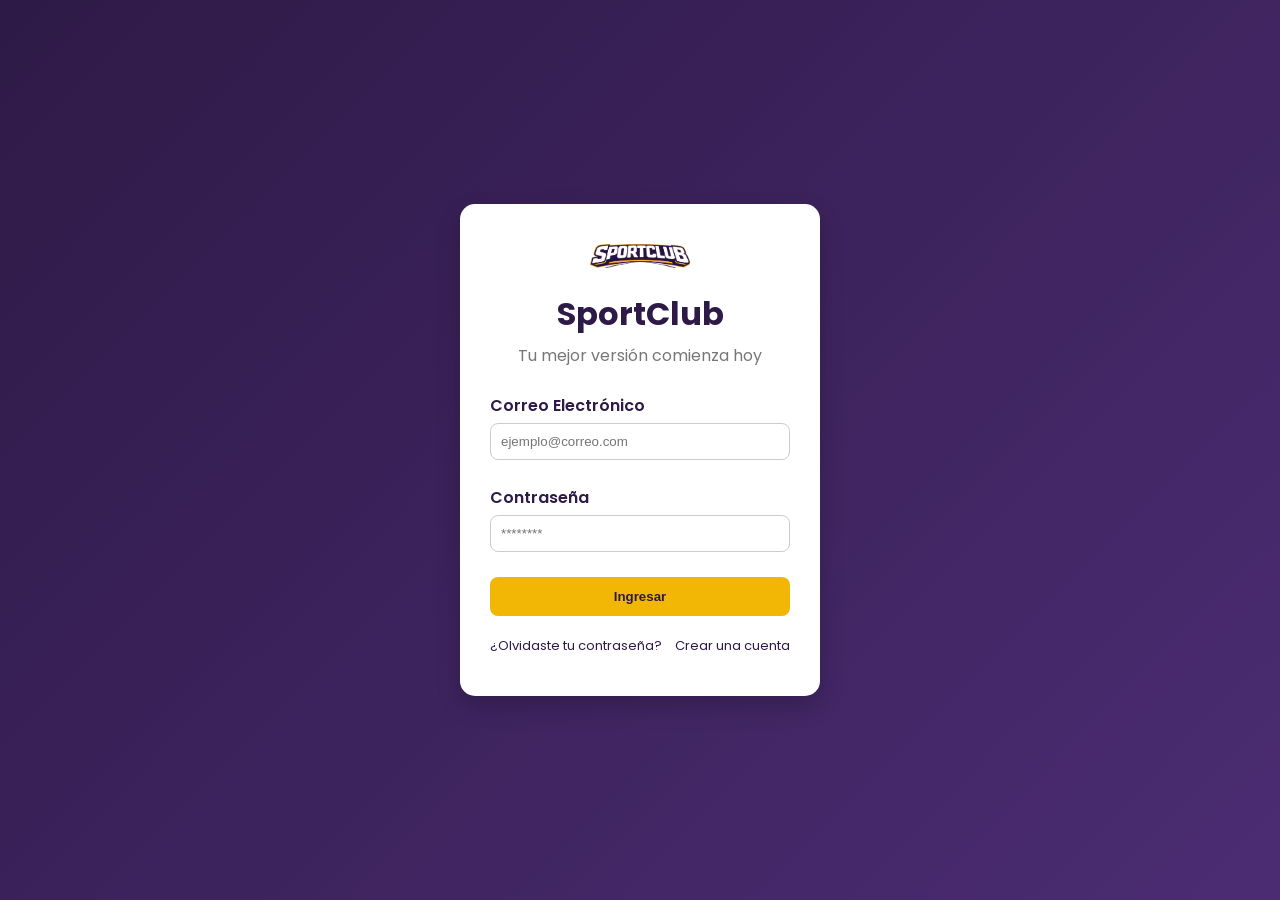
<file: index.html>
<!DOCTYPE html>
<html lang="es">
<head>
    <meta charset="UTF-8">
    <meta name="viewport" content="width=device-width, initial-scale=1.0">
    <title>SportClub - Login</title>
    <link href="https://fonts.googleapis.com/css2?family=Poppins:wght@300;400;600&display=swap" rel="stylesheet">
    <link rel="stylesheet" href="Index.css">
</head>
<body>

    <div class="login-container">
        <div class="login-box">
            <img src="./logo_empresa_letra_v1.png" alt="Logo SportClub" class="logo">
            <h1>SportClub</h1>
            <p class="subtitle">Tu mejor versión comienza hoy</p>

            <!-- Mensaje de error -->
            <div id="errorMsg" style="
                display:none;
                background:#fee2e2;
                border:1px solid #f87171;
                color:#b91c1c;
                padding:10px 14px;
                border-radius:8px;
                font-size:13px;
                margin-bottom:15px;
                text-align:left;
            "></div>

            <form id="loginForm">
                <label for="email">Correo Electrónico</label>
                <input type="email" id="email" placeholder="ejemplo@correo.com" required>

                <label for="password">Contraseña</label>
                <input type="password" id="password" placeholder="********" required>

                <button type="submit" class="btn btn-login" id="btnLogin">Ingresar</button>
            </form>

            <div class="links">
                <a href="./Recover.html">¿Olvidaste tu contraseña?</a>
                <a href="./registro.html">Crear una cuenta</a>
            </div>
        </div>
    </div>

    <script>
        const API_BASE = 'http://localhost:3000';

        function mostrarError(msg) {
            const el = document.getElementById('errorMsg');
            el.textContent = msg;
            el.style.display = 'block';
        }

        function ocultarError() {
            document.getElementById('errorMsg').style.display = 'none';
        }

        document.getElementById('loginForm').addEventListener('submit', async function(e) {
            e.preventDefault();
            ocultarError();

            const email    = document.getElementById('email').value.trim();
            const password = document.getElementById('password').value;
            const btn      = document.getElementById('btnLogin');

            if (!email || !password) {
                mostrarError('Por favor completa todos los campos.');
                return;
            }

            btn.textContent = 'Ingresando...';
            btn.disabled    = true;

            try {
                const response = await fetch(`${API_BASE}/api/auth/login`, {
                    method:  'POST',
                    headers: { 'Content-Type': 'application/json' },
                    body:    JSON.stringify({ email, password })
                });

                const result = await response.json();

                if (!response.ok || !result.ok) {
                    mostrarError(result.message || 'Credenciales incorrectas.');
                    return;
                }

                localStorage.setItem('token', result.data.token);
                localStorage.setItem('user',  JSON.stringify(result.data.user));

                const rol = result.data.user.role;
                if      (rol === 'admin') window.location.href = './InterfazAdmin.html';
                else if (rol === 'coach') window.location.href = './InterfazCoach.html';
                else                     window.location.href = './InterfazUsuario.html';

            } catch (err) {
                mostrarError('No se pudo conectar con el servidor. Verifica que el backend esté activo.');
            } finally {
                btn.textContent = 'Ingresar';
                btn.disabled    = false;
            }
        });
    </script>

</body>
</html>
</file>
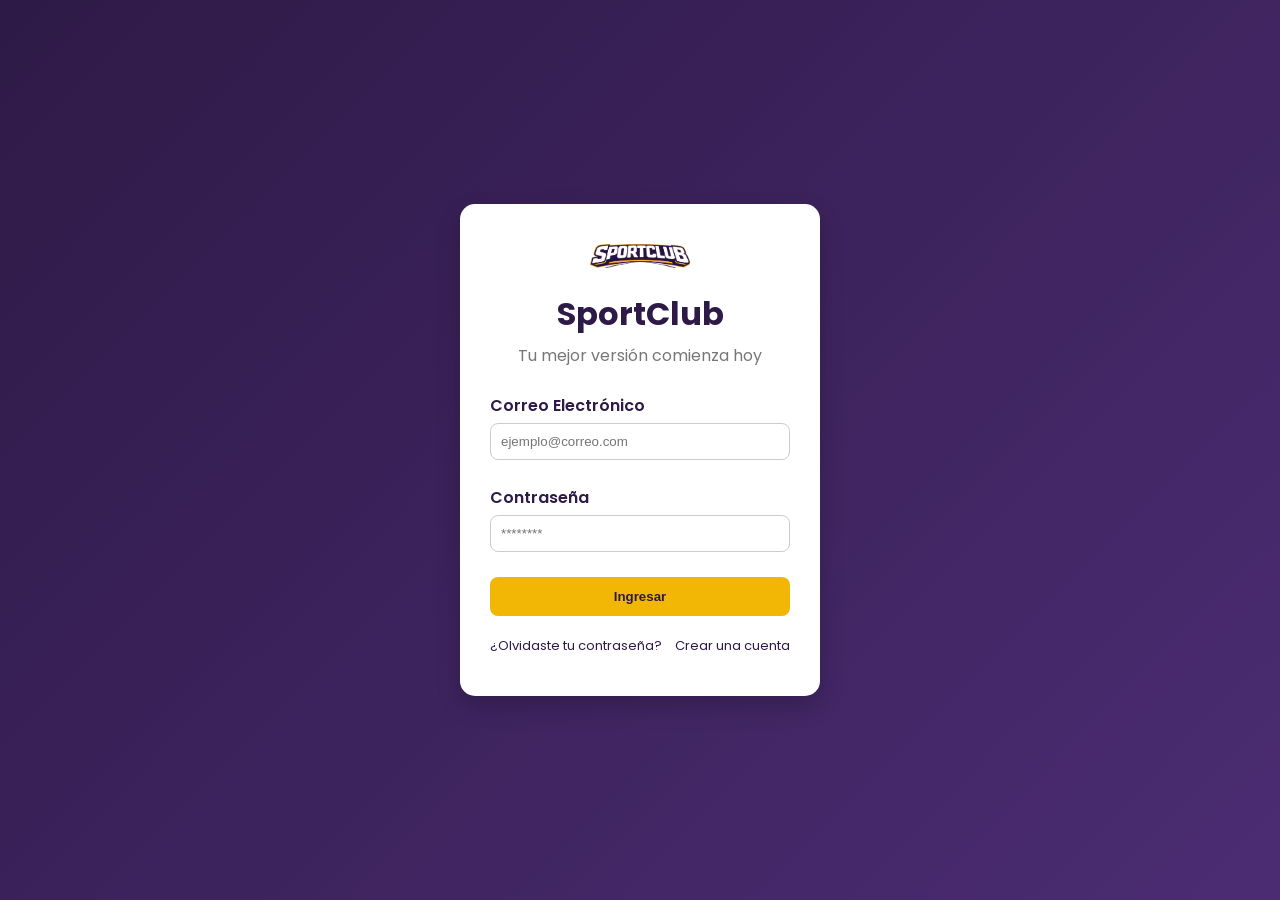
<file: InterfazAdmin.html>
<!DOCTYPE html>
<html lang="es">
<head>
    <meta charset="UTF-8">
    <meta name="viewport" content="width=device-width, initial-scale=1.0">
    <title>SportClub | Panel Administrador</title>
    <link rel="stylesheet" href="colorAdmin.css">
    <style>
        /* ---- Badges de rol ---- */
        .badge { display:inline-block; padding:3px 10px; border-radius:20px; font-size:12px; font-weight:600; }
        .badge-admin { background:#ede9fe; color:#5b21b6; }
        .badge-coach { background:#dbeafe; color:#1d4ed8; }
        .badge-user  { background:#dcfce7; color:#15803d; }

        /* ---- Modal overlay ---- */
        #modalOverlay {
            display:none; position:fixed; inset:0;
            background:rgba(0,0,0,.45); z-index:100;
            justify-content:center; align-items:center;
        }
        #modalOverlay.activo { display:flex; }
        #modalBox {
            background:#fff; border-radius:14px; padding:30px;
            width:100%; max-width:460px; box-shadow:0 20px 40px rgba(0,0,0,.2);
            position:relative;
        }
        #modalBox h3 { color:#2E1A47; margin-bottom:20px; font-size:18px; }
        .modal-grid { display:grid; grid-template-columns:1fr 1fr; gap:12px; }
        .modal-grid .full { grid-column:1/-1; }
        .modal-grid label { font-size:12px; font-weight:600; color:#555; margin-bottom:4px; display:block; }
        .modal-grid input,
        .modal-grid select {
            width:100%; padding:9px 11px; border:1px solid #ddd;
            border-radius:8px; font-size:13px; color:#333;
        }
        .modal-grid input.campo-error,
        .modal-grid select.campo-error { border-color:#f87171; }
        .msg-error {
            color:#f87171; font-size:11px; margin-top:3px; display:none;
        }
        .msg-error.visible { display:block; }
        .modal-actions { display:flex; justify-content:flex-end; gap:10px; margin-top:20px; }
        .btn-cancelar {
            padding:9px 20px; border:1px solid #ccc; border-radius:8px;
            background:#fff; cursor:pointer; font-size:13px;
        }
        .btn-guardar {
            padding:9px 22px; border:none; border-radius:8px;
            background:#2E1A47; color:#fff; cursor:pointer; font-weight:600; font-size:13px;
        }
        #alertaModal {
            display:none; padding:9px 12px; border-radius:8px; font-size:12px;
            margin-bottom:14px;
        }
        #alertaModal.error   { background:#fee2e2; color:#b91c1c; border:1px solid #f87171; }
        #alertaModal.success { background:#d1fae5; color:#065f46; border:1px solid #34d399; }

        /* ---- Toast notificación ---- */
        #toast {
            display:none; position:fixed; bottom:24px; right:24px;
            background:#2E1A47; color:#fff; padding:12px 20px;
            border-radius:10px; font-size:13px; z-index:200;
            box-shadow:0 4px 12px rgba(0,0,0,.25);
        }

        /* ---- Botones tabla ---- */
        .btn-editar-fila, .btn-eliminar-fila {
            border:none; border-radius:6px; padding:5px 12px;
            cursor:pointer; font-size:12px; font-weight:600;
        }
        .btn-editar-fila  { background:#3b82f6; color:#fff; margin-right:5px; }
        .btn-eliminar-fila { background:#ef4444; color:#fff; }

        /* ---- Btn nuevo usuario ---- */
        #btnNuevoUsuario {
            float:right; margin-bottom:15px;
            background:#2E1A47; color:#fff;
            border:none; border-radius:8px; padding:9px 18px;
            font-weight:600; cursor:pointer; font-size:13px;
        }
        .section-header { display:flex; align-items:center; justify-content:space-between; margin-bottom:10px; }
        .section-desc { font-size:13px; color:#666; margin-top:-5px; margin-bottom:15px; }
    </style>
</head>
<body>

    <!-- HEADER -->
    <header class="header">
        <div class="logo-container">
            <img src="./logo_empresa_letra_v1.png" alt="SportClub Logo" class="logo">
            <h1>SportClub - Administrador</h1>
        </div>
        <div class="header-actions">
            <span id="nombreAdmin" style="color:#F2B705; font-weight:600; font-size:14px;"></span>
            <button class="btn editar" onclick="irAPerfil()">Editar Perfil</button>
            <a href="./index.html" class="btn cerrar" onclick="cerrarSesion()">Cerrar Sesión</a>
        </div>
    </header>

    <!-- NAVBAR -->
    <nav class="navbar">
        <ul>
            <li><a href="#" class="active">Usuarios</a></li>
        </ul>
    </nav>

    <!-- MAIN -->
    <main class="main-content">

        <!-- Cards resumen -->
        <section class="cards" id="cardsResumen">
            <div class="card"><h3>Usuarios Activos</h3><p id="totalUsuarios">—</p></div>
            <div class="card"><h3>Coaches</h3><p id="totalCoaches">—</p></div>
            <div class="card"><h3>Administradores</h3><p id="totalAdmins">—</p></div>
        </section>

        <!-- Gestión de Usuarios -->
        <section class="user-management">
            <div class="section-header">
                <div>
                    <h2>Gestión de Usuarios</h2>
                    <p class="section-desc">Administra los usuarios del sistema</p>
                </div>
                <button id="btnNuevoUsuario" onclick="abrirModalNuevo()">+ Nuevo Usuario</button>
            </div>

            <table id="tablaUsuarios">
                <thead>
                    <tr>
                        <th>ID</th>
                        <th>Nombre Completo</th>
                        <th>Email</th>
                        <th>Rol</th>
                        <th>Fecha Registro</th>
                        <th>Acciones</th>
                    </tr>
                </thead>
                <tbody id="tbodyUsuarios">
                    <tr><td colspan="6" style="text-align:center;padding:20px;color:#999;">Cargando...</td></tr>
                </tbody>
            </table>
        </section>

    </main>

    <!-- FOOTER -->
    <footer class="footer">
        <p>&copy; 2026 SportClub. Todos los derechos reservados.</p>
    </footer>

    <!-- MODAL -->
    <div id="modalOverlay">
        <div id="modalBox">
            <h3 id="modalTitulo">Nuevo Usuario</h3>
            <div id="alertaModal"></div>
            <div class="modal-grid">
                <div class="full">
                    <label>Nombre Completo *</label>
                    <input type="text" id="mNombre" placeholder="Ej: Juan Pérez">
                    <span class="msg-error" id="errMNombre">El nombre es obligatorio.</span>
                </div>
                <div>
                    <label>Email *</label>
                    <input type="email" id="mEmail" placeholder="correo@demo.cl">
                    <span class="msg-error" id="errMEmail">Email inválido.</span>
                </div>
                <div>
                    <label>Rol</label>
                    <select id="mRol">
                        <option value="user">user</option>
                        <option value="coach">coach</option>
                        <option value="admin">admin</option>
                    </select>
                </div>
                <div>
                    <label>Contraseña *</label>
                    <input type="password" id="mPassword" placeholder="Mínimo 8 caracteres">
                    <span class="msg-error" id="errMPass">Mínimo 8 caracteres.</span>
                </div>
                <div>
                    <label>Confirmar Contraseña *</label>
                    <input type="password" id="mConfirmPass" placeholder="Repetir contraseña">
                    <span class="msg-error" id="errMConfirm">Las contraseñas no coinciden.</span>
                </div>
            </div>
            <div class="modal-actions">
                <button class="btn-cancelar" onclick="cerrarModal()">Cancelar</button>
                <button class="btn-guardar" onclick="guardarUsuario()">Guardar</button>
            </div>
        </div>
    </div>

    <!-- TOAST -->
    <div id="toast"></div>

    <script>
        const API_BASE  = 'http://localhost:3000';
        let editandoId  = null;

        // ── Auth guard ──────────────────────────────────────────
        function getToken() {
            const token = localStorage.getItem('token');
            if (!token) { window.location.href = './index.html'; return null; }
            return token;
        }

        function cerrarSesion() {
            localStorage.removeItem('token');
            localStorage.removeItem('user');
        }

        function irAPerfil() {
            window.location.href = './InterfazUsuario.html';
        }

        // ── UI helpers ──────────────────────────────────────────
        function mostrarToast(msg) {
            const t = document.getElementById('toast');
            t.textContent   = msg;
            t.style.display = 'block';
            setTimeout(() => t.style.display = 'none', 2500);
        }

        function formatearFecha(str) {
            if (!str) return '—';
            const d = new Date(str);
            if (isNaN(d)) return str;
            return `${String(d.getDate()).padStart(2,'0')}/${String(d.getMonth()+1).padStart(2,'0')}/${d.getFullYear()}`;
        }

        function badgeRol(rol) {
            const cls = { admin:'badge-admin', coach:'badge-coach', user:'badge-user' }[rol] || 'badge-user';
            return `<span class="badge ${cls}">${rol}</span>`;
        }

        // ── Cargar usuarios ─────────────────────────────────────
        async function cargarUsuarios() {
            const token = getToken(); if (!token) return;
            try {
                const res  = await fetch(`${API_BASE}/api/users`, {
                    headers: { Authorization: `Bearer ${token}` }
                });
                const data = await res.json();
                if (!res.ok) { mostrarToast('Error al cargar usuarios.'); return; }

                const usuarios = data.data || [];
                renderizarTabla(usuarios);
                actualizarCards(usuarios);
            } catch {
                mostrarToast('No se pudo conectar con el servidor.');
            }
        }

        function renderizarTabla(usuarios) {
            const tbody = document.getElementById('tbodyUsuarios');
            if (!usuarios.length) {
                tbody.innerHTML = '<tr><td colspan="6" style="text-align:center;padding:20px;color:#999;">Sin usuarios registrados.</td></tr>';
                return;
            }
            tbody.innerHTML = usuarios.map(u => `
                <tr>
                    <td>${u.id}</td>
                    <td>${u.full_name || '—'}</td>
                    <td>${(u.email || '').toLowerCase()}</td>
                    <td>${badgeRol(u.role)}</td>
                    <td>${formatearFecha(u.createdAt || u.fecha_nacimiento)}</td>
                    <td>
                        <button class="btn-editar-fila"  onclick="abrirModalEditar(${u.id})">✏️ Editar</button>
                        <button class="btn-eliminar-fila" onclick="eliminarUsuario(${u.id})">🗑️ Eliminar</button>
                    </td>
                </tr>
            `).join('');
        }

        function actualizarCards(usuarios) {
            document.getElementById('totalUsuarios').textContent = usuarios.filter(u => u.role === 'user').length;
            document.getElementById('totalCoaches').textContent  = usuarios.filter(u => u.role === 'coach').length;
            document.getElementById('totalAdmins').textContent   = usuarios.filter(u => u.role === 'admin').length;
        }

        // ── Modal ───────────────────────────────────────────────
        function abrirModalNuevo() {
            editandoId = null;
            document.getElementById('modalTitulo').textContent = '+ Nuevo Usuario';
            ['mNombre','mEmail','mPassword','mConfirmPass'].forEach(id => document.getElementById(id).value = '');
            document.getElementById('mRol').value = 'user';
            document.getElementById('mPassword').required     = true;
            document.getElementById('mConfirmPass').required  = true;
            limpiarErroresModal();
            document.getElementById('modalOverlay').classList.add('activo');
        }

        async function abrirModalEditar(id) {
            const token = getToken(); if (!token) return;
            editandoId = id;
            document.getElementById('modalTitulo').textContent = '✏️ Editar Usuario';
            limpiarErroresModal();

            try {
                const res  = await fetch(`${API_BASE}/api/users/${id}`, {
                    headers: { Authorization: `Bearer ${token}` }
                });
                const data = await res.json();
                const u    = data.data || {};
                document.getElementById('mNombre').value = u.full_name || '';
                document.getElementById('mEmail').value  = u.email     || '';
                document.getElementById('mRol').value    = u.role      || 'user';
                document.getElementById('mPassword').value     = '';
                document.getElementById('mConfirmPass').value  = '';
            } catch { mostrarToast('No se pudo cargar el usuario.'); return; }

            document.getElementById('modalOverlay').classList.add('activo');
        }

        function cerrarModal() {
            document.getElementById('modalOverlay').classList.remove('activo');
        }

        function limpiarErroresModal() {
            document.querySelectorAll('.msg-error').forEach(el => el.classList.remove('visible'));
            document.querySelectorAll('.modal-grid input, .modal-grid select').forEach(el => el.classList.remove('campo-error'));
            const al = document.getElementById('alertaModal');
            al.style.display = 'none'; al.className = '';
        }

        function mostrarAlertaModal(msg, tipo) {
            const el = document.getElementById('alertaModal');
            el.textContent   = msg;
            el.className     = tipo;
            el.style.display = 'block';
        }

        async function guardarUsuario() {
            limpiarErroresModal();
            const nombre      = document.getElementById('mNombre').value.trim();
            const email       = document.getElementById('mEmail').value.trim();
            const rol         = document.getElementById('mRol').value;
            const password    = document.getElementById('mPassword').value;
            const confirmPass = document.getElementById('mConfirmPass').value;
            let valido = true;

            if (!nombre) {
                document.getElementById('mNombre').classList.add('campo-error');
                document.getElementById('errMNombre').classList.add('visible');
                valido = false;
            }
            if (!email || !/^[^\s@]+@[^\s@]+\.[^\s@]+$/.test(email)) {
                document.getElementById('mEmail').classList.add('campo-error');
                document.getElementById('errMEmail').classList.add('visible');
                valido = false;
            }
            if (!editandoId) {
                if (!password || password.length < 8) {
                    document.getElementById('mPassword').classList.add('campo-error');
                    document.getElementById('errMPass').classList.add('visible');
                    valido = false;
                }
                if (password !== confirmPass) {
                    document.getElementById('mConfirmPass').classList.add('campo-error');
                    document.getElementById('errMConfirm').classList.add('visible');
                    valido = false;
                }
            }
            if (!valido) return;

            const token = getToken(); if (!token) return;
            const body  = { full_name: nombre, email, role: rol };
            if (!editandoId || password) body.password = password;

            const url    = editandoId ? `${API_BASE}/api/users/${editandoId}` : `${API_BASE}/api/users`;
            const method = editandoId ? 'PUT' : 'POST';

            try {
                const res  = await fetch(url, {
                    method,
                    headers: { 'Content-Type':'application/json', Authorization:`Bearer ${token}` },
                    body:    JSON.stringify(body)
                });
                const data = await res.json();
                if (!res.ok || !data.ok) {
                    mostrarAlertaModal(data.message || 'Error al guardar.', 'error');
                    return;
                }
                cerrarModal();
                mostrarToast(editandoId ? 'Usuario actualizado.' : 'Usuario creado.');
                cargarUsuarios();
            } catch {
                mostrarAlertaModal('No se pudo conectar con el servidor.', 'error');
            }
        }

        // ── Eliminar ────────────────────────────────────────────
        async function eliminarUsuario(id) {
            if (!confirm('¿Seguro que deseas eliminar este usuario?')) return;
            const token = getToken(); if (!token) return;
            try {
                const res = await fetch(`${API_BASE}/api/users/${id}`, {
                    method:  'DELETE',
                    headers: { Authorization: `Bearer ${token}` }
                });
                if (res.ok) {
                    mostrarToast('Usuario eliminado.');
                    cargarUsuarios();
                } else {
                    mostrarToast('No se pudo eliminar el usuario.');
                }
            } catch {
                mostrarToast('Error de conexión.');
            }
        }

        // ── Init ─────────────────────────────────────────────────
        (function init() {
            const user = JSON.parse(localStorage.getItem('user') || '{}');
            if (user.role !== 'admin') { window.location.href = './index.html'; return; }
            document.getElementById('nombreAdmin').textContent = user.full_name || user.email || '';
            cargarUsuarios();
        })();
    </script>

</body>
</html>
</file>
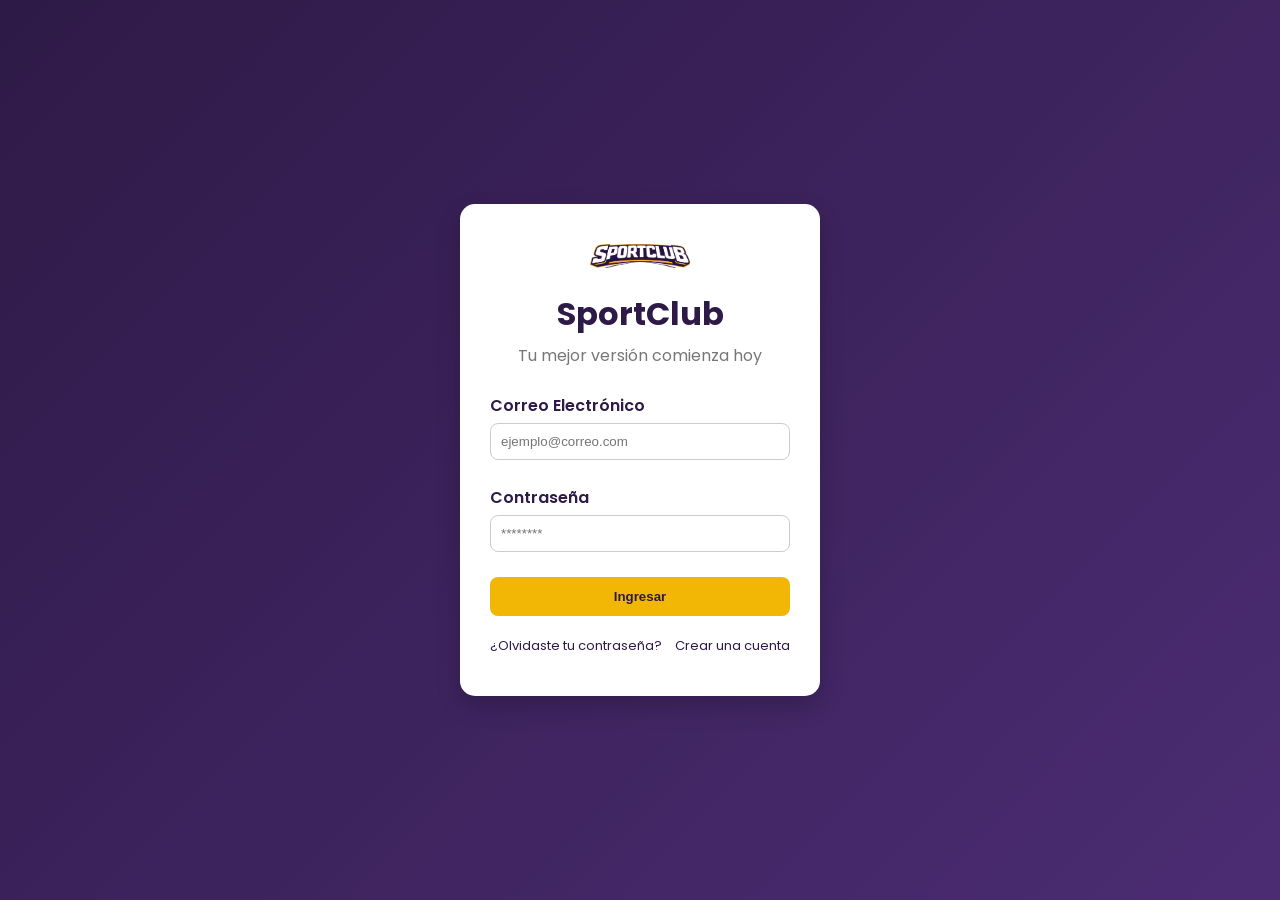
<file: InterfazCoach.html>
<!DOCTYPE html>
<html lang="es">
<head>
    <meta charset="UTF-8">
    <meta name="viewport" content="width=device-width, initial-scale=1.0">
    <title>SportClub - Dashboard Coach</title>
    <link rel="stylesheet" href="colorCoach.css">
</head>
<body>

    <!-- HEADER -->
    <header class="header">
        <div class="header-contenido">
            <div class="logo-container">
                <img src="./logo_empresa_letra_v1.png" alt="Logo SportClub" class="logo">
                <div class="titulo-header">
                    <h1>Panel del Coach</h1>
                    <p>Gestiona tus alumnos y clases asignadas</p>
                </div>
            </div>
            <div class="acciones">
                <a href="./InterfazUsuario.html" class="btn-editar">Editar Perfil</a>
                <a href="./index.html" class="btn-cerrar" onclick="cerrarSesion()">Cerrar Sesión</a>
            </div>
        </div>
    </header>

    <!-- NAVEGACIÓN -->
    <nav class="nav">
        <ul class="nav-list">
            <li><a href="#" class="activo">🏠 Inicio</a></li>
            <li><a href="#">👥 Alumnos</a></li>
            <li><a href="#">📚 Clases</a></li>
        </ul>
    </nav>

    <!-- CONTENIDO PRINCIPAL -->
    <main class="container">
        <section class="bienvenida">
            <h2 id="saludoCoach">¡Bienvenido, Coach!</h2>
            <p>En <strong>SportClub</strong> acompañamos a cada persona en su proceso de superación.
               Tu liderazgo es clave para inspirar y transformar vidas a través del deporte.</p>
        </section>

        <div class="cards-container">
            <!-- LISTA DE ALUMNOS (usuarios con rol user desde la API) -->
            <section class="card">
                <h3>👥 Lista de Alumnos</h3>
                <table>
                    <thead>
                        <tr><th>Nombre</th><th>Correo</th></tr>
                    </thead>
                    <tbody id="tbodyAlumnos">
                        <tr><td colspan="2" style="text-align:center;color:#999;">Cargando...</td></tr>
                    </tbody>
                </table>
            </section>

            <!-- CLASES ASIGNADAS (estático) -->
            <section class="card">
                <h3>📚 Clases Asignadas</h3>
                <ul>
                    <li>Entrenamiento Funcional – Martes 19:00</li>
                    <li>Spinning – Jueves 18:00</li>
                    <li>Yoga – Sábado 10:00</li>
                </ul>
            </section>

            <!-- HORARIOS (estático) -->
            <section class="card">
                <h3>🕒 Horarios del Coach</h3>
                <ul>
                    <li>Lunes: 17:00 - 20:00</li>
                    <li>Martes: 18:00 - 21:00</li>
                    <li>Jueves: 17:00 - 19:00</li>
                    <li>Sábado: 09:00 - 12:00</li>
                </ul>
            </section>
        </div>
    </main>

    <!-- FOOTER -->
    <footer class="footer">
        <p>&copy; 2026 SportClub – Tu mejor versión comienza hoy.</p>
    </footer>

    <script>
        const API_BASE = 'http://localhost:3000';

        function cerrarSesion() {
            localStorage.removeItem('token');
            localStorage.removeItem('user');
        }

        async function cargarAlumnos() {
            const token = localStorage.getItem('token');
            if (!token) { window.location.href = './index.html'; return; }

            const user = JSON.parse(localStorage.getItem('user') || '{}');
            if (user.role !== 'coach') { window.location.href = './index.html'; return; }

            document.getElementById('saludoCoach').textContent =
                `¡Bienvenido, ${user.full_name || 'Coach'}!`;

            try {
                const res  = await fetch(`${API_BASE}/api/users?role=user`, {
                    headers: { Authorization: `Bearer ${token}` }
                });
                const data = await res.json();
                const alumnos = (data.data || []).filter(u => u.role === 'user');
                const tbody   = document.getElementById('tbodyAlumnos');

                if (!alumnos.length) {
                    tbody.innerHTML = '<tr><td colspan="2" style="text-align:center;color:#999;">Sin alumnos registrados.</td></tr>';
                    return;
                }
                tbody.innerHTML = alumnos.map(u => `
                    <tr>
                        <td>${u.full_name || '—'}</td>
                        <td>${(u.email || '').toLowerCase()}</td>
                    </tr>
                `).join('');
            } catch {
                document.getElementById('tbodyAlumnos').innerHTML =
                    '<tr><td colspan="2" style="text-align:center;color:#f87171;">Error al cargar alumnos.</td></tr>';
            }
        }

        cargarAlumnos();
    </script>

</body>
</html>
</file>
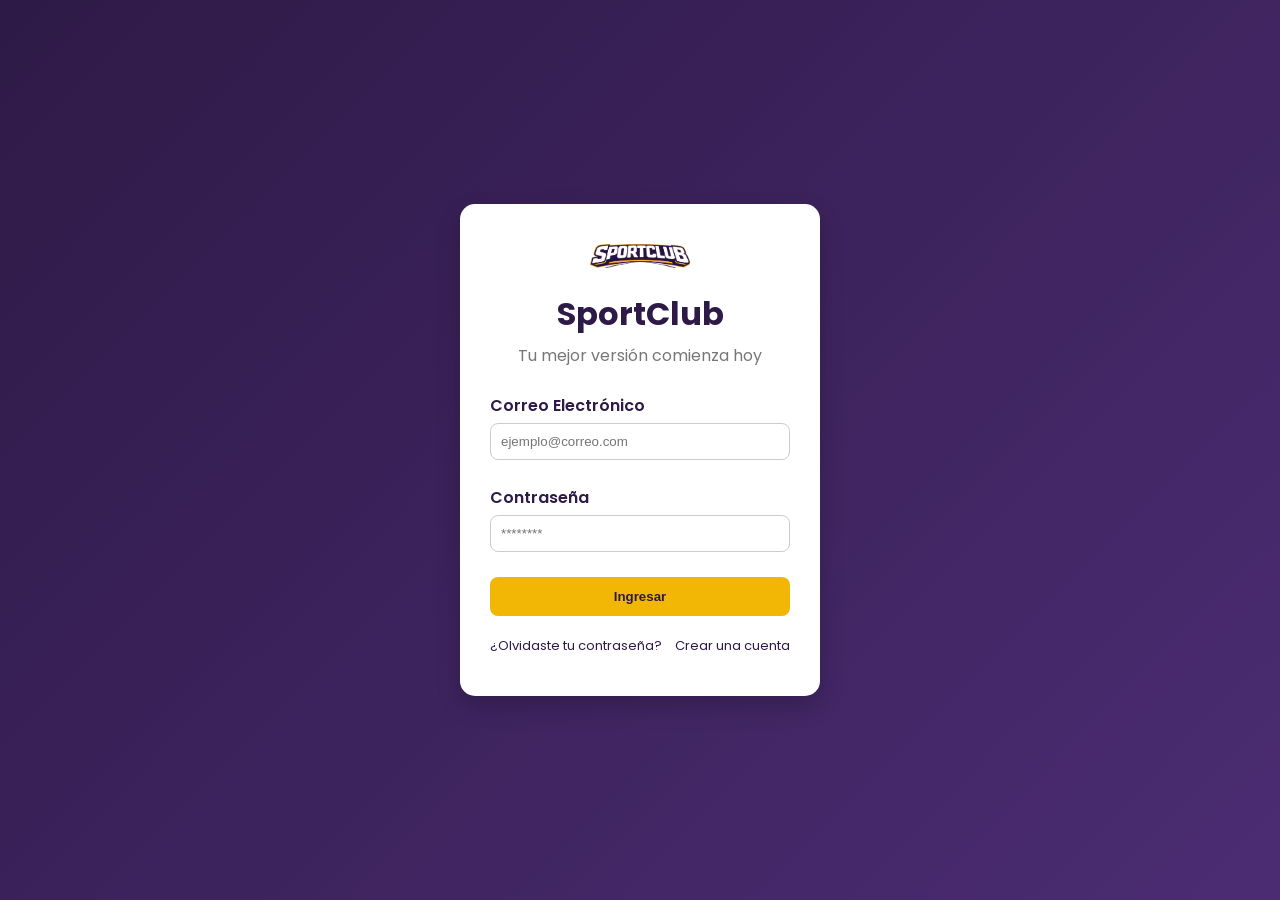
<file: InterfazUsuario.html>
<!DOCTYPE html>
<html lang="es">
<head>
    <meta charset="UTF-8">
    <meta name="viewport" content="width=device-width, initial-scale=1.0">
    <title>SportClub - Mi Perfil</title>
    <link rel="stylesheet" href="colorUsuario.css">
    <style>
        /* ---- Badge rol ---- */
        .badge { display:inline-block; padding:3px 10px; border-radius:20px; font-size:12px; font-weight:600; }
        .badge-admin { background:#ede9fe; color:#5b21b6; }
        .badge-coach { background:#dbeafe; color:#1d4ed8; }
        .badge-user  { background:#dcfce7; color:#15803d; }

        /* ---- Layout perfil ---- */
        .perfil-wrapper {
            display: grid;
            grid-template-columns: 260px 1fr;
            gap: 24px;
            max-width: 900px;
            margin: 30px auto;
            padding: 0 20px;
        }
        @media (max-width:700px) { .perfil-wrapper { grid-template-columns:1fr; } }

        /* ---- Card lateral ---- */
        .card-lateral {
            background: #fff;
            border-radius: 14px;
            padding: 28px 20px;
            box-shadow: 0 4px 14px rgba(0,0,0,.08);
            text-align: center;
            border-top: 5px solid #3b82f6;
            height: fit-content;
        }
        .avatar {
            width: 80px; height: 80px;
            border-radius: 50%;
            background: linear-gradient(135deg,#2E1A47,#3b82f6);
            display: flex; align-items: center; justify-content: center;
            font-size: 32px; color: #fff; margin: 0 auto 14px;
        }
        .card-lateral h3 { color: #2E1A47; font-size: 17px; margin-bottom: 4px; }
        .card-lateral p  { color: #666; font-size: 13px; margin-bottom: 14px; }
        .info-item {
            display: flex; align-items: center; gap: 8px;
            font-size: 13px; color: #444; margin: 8px 0; text-align: left;
        }
        .info-item span.icono { font-size: 15px; }

        /* ---- Columna derecha ---- */
        .card-form {
            background: #fff;
            border-radius: 14px;
            padding: 28px 24px;
            box-shadow: 0 4px 14px rgba(0,0,0,.08);
            border-top: 5px solid #3b82f6;
            margin-bottom: 20px;
        }
        .card-form h3 { color: #2E1A47; font-size: 16px; margin-bottom: 18px; border-bottom: 1px solid #e5e7eb; padding-bottom: 10px; }
        .form-grid { display: grid; grid-template-columns: 1fr 1fr; gap: 14px; }
        @media (max-width:520px) { .form-grid { grid-template-columns:1fr; } }
        .form-group { display: flex; flex-direction: column; }
        .form-group.full { grid-column: 1/-1; }
        .form-group label { font-size: 12px; font-weight: 600; color: #555; margin-bottom: 5px; }
        .form-group input, .form-group textarea {
            padding: 9px 11px; border: 1px solid #ddd; border-radius: 8px;
            font-size: 13px; color: #333; font-family: inherit;
        }
        .form-group input:disabled { background: #f3f4f6; color: #999; cursor: not-allowed; }
        .form-group input.campo-error { border-color: #f87171; }
        .msg-error { color: #f87171; font-size: 11px; margin-top: 3px; display: none; }
        .msg-error.visible { display: block; }

        .btn-editar-perfil {
            background: #3b82f6; color: #fff; border: none;
            border-radius: 8px; padding: 9px 20px; cursor: pointer;
            font-weight: 600; font-size: 13px; float: right;
        }
        .btn-guardar {
            background: #16a34a; color: #fff; border: none;
            border-radius: 8px; padding: 9px 20px; cursor: pointer;
            font-weight: 600; font-size: 13px;
        }
        .btn-cancelar {
            background: #fff; color: #666; border: 1px solid #ccc;
            border-radius: 8px; padding: 9px 16px; cursor: pointer; font-size: 13px;
        }
        .acciones-form { display: flex; justify-content: flex-end; gap: 10px; margin-top: 18px; }
        #alertaPerfil, #alertaPass {
            display:none; padding:9px 12px; border-radius:8px;
            font-size:12px; margin-bottom:12px;
        }
        #alertaPerfil.success, #alertaPass.success {
            background:#d1fae5; color:#065f46; border:1px solid #34d399;
        }
        #alertaPerfil.error, #alertaPass.error {
            background:#fee2e2; color:#b91c1c; border:1px solid #f87171;
        }

        /* Ocultar formulario de edición inicialmente */
        #formEdicion { display: none; }
    </style>
</head>
<body>

    <!-- HEADER -->
    <header class="header">
        <div class="header-contenido">
            <div class="logo-container">
                <img src="./logo_empresa_letra_v1.png" alt="Logo SportClub" class="logo">
                <div class="titulo-header">
                    <h1>Mi Perfil</h1>
                    <p>Gestiona tu información personal</p>
                </div>
            </div>
            <div class="acciones">
                <a href="./index.html" class="btn-cerrar" onclick="cerrarSesion()">Cerrar Sesión</a>
            </div>
        </div>
    </header>

    <!-- NAVEGACIÓN -->
    <nav class="nav">
        <ul class="nav-list">
            <li><a href="#" class="activo">👤 Perfil</a></li>
        </ul>
    </nav>

    <!-- CONTENIDO -->
    <div class="perfil-wrapper">

        <!-- Columna lateral -->
        <aside>
            <div class="card-lateral">
                <div class="avatar" id="avatarInicial">?</div>
                <h3 id="nombreMostrar">—</h3>
                <p>Usuario del Sistema</p>
                <span id="badgeRol" class="badge badge-user">user</span>
                <hr style="margin:16px 0; border-color:#f0f0f0;">
                <div class="info-item"><span class="icono">✉️</span><span id="emailMostrar">—</span></div>
                <div class="info-item"><span class="icono">📅</span><span id="fechaMostrar">—</span></div>
                <div class="info-item"><span class="icono">🎂</span><span id="nacimientoMostrar">—</span></div>
            </div>
        </aside>

        <!-- Columna formularios -->
        <section>

            <!-- Vista de datos -->
            <div class="card-form" id="vistaInfo">
                <h3>
                    ℹ️ Información Personal
                    <button class="btn-editar-perfil" onclick="mostrarFormEdicion()">✏️ Editar Perfil</button>
                </h3>
                <div style="clear:both;"></div>
                <div id="alertaPerfil"></div>
                <p style="color:#666;font-size:13px;">Haz clic en <strong>Editar Perfil</strong> para modificar tus datos.</p>
            </div>

            <!-- Formulario edición -->
            <div class="card-form" id="formEdicion">
                <h3>✏️ Editar Información Personal</h3>
                <div id="alertaPerfilForm"></div>
                <div class="form-grid">
                    <div class="form-group">
                        <label>Nombre Completo *</label>
                        <input type="text" id="editNombre">
                        <span class="msg-error" id="errEditNombre">El nombre es obligatorio.</span>
                    </div>
                    <div class="form-group">
                        <label>Email (no editable)</label>
                        <input type="email" id="editEmail" disabled>
                    </div>
                    <div class="form-group">
                        <label>Fecha de Nacimiento</label>
                        <input type="date" id="editNacimiento">
                    </div>
                    <div class="form-group">
                        <label>Rol (no editable)</label>
                        <input type="text" id="editRol" disabled>
                    </div>
                    <div class="form-group full">
                        <label>Intereses / Metadata</label>
                        <textarea id="editMetadata" rows="3" style="resize:vertical;padding:9px 11px;border:1px solid #ddd;border-radius:8px;font-size:13px;font-family:inherit;" placeholder="Ej: Me interesa el entrenamiento funcional..."></textarea>
                    </div>
                </div>
                <div class="acciones-form">
                    <button class="btn-cancelar" onclick="ocultarFormEdicion()">Cancelar</button>
                    <button class="btn-guardar" onclick="guardarPerfil()">✔ Guardar cambios</button>
                </div>
            </div>

            <!-- Cambiar contraseña -->
            <div class="card-form">
                <h3>🔒 Cambiar Contraseña</h3>
                <div id="alertaPass"></div>
                <div class="form-grid">
                    <div class="form-group">
                        <label>Contraseña Actual *</label>
                        <input type="password" id="passActual" placeholder="Tu contraseña actual">
                        <span class="msg-error" id="errPassActual">Campo obligatorio.</span>
                    </div>
                    <div class="form-group">
                        <label>Nueva Contraseña *</label>
                        <input type="password" id="passNueva" placeholder="Mínimo 8 caracteres">
                        <span class="msg-error" id="errPassNueva">Mínimo 8 caracteres.</span>
                    </div>
                    <div class="form-group">
                        <label>Confirmar Nueva Contraseña *</label>
                        <input type="password" id="passConfirm" placeholder="Repetir nueva contraseña">
                        <span class="msg-error" id="errPassConfirm">Las contraseñas no coinciden.</span>
                    </div>
                </div>
                <p style="font-size:12px;color:#888;margin-top:10px;">ℹ️ La contraseña debe tener al menos 8 caracteres.</p>
                <div class="acciones-form">
                    <button class="btn-guardar" onclick="cambiarPassword()">🔒 Actualizar contraseña</button>
                </div>
            </div>

        </section>
    </div>

    <!-- FOOTER -->
    <footer class="footer">
        <p>&copy; 2026 SportClub – Tu mejor versión comienza hoy.</p>
    </footer>

    <script>
        const API_BASE = 'http://localhost:3000';

        function getToken() {
            const t = localStorage.getItem('token');
            if (!t) { window.location.href = './index.html'; return null; }
            return t;
        }

        function cerrarSesion() {
            localStorage.removeItem('token');
            localStorage.removeItem('user');
        }

        function formatFecha(str) {
            if (!str) return '—';
            const d = new Date(str);
            if (isNaN(d)) return str;
            return `${String(d.getDate()).padStart(2,'0')}/${String(d.getMonth()+1).padStart(2,'0')}/${d.getFullYear()}`;
        }

        function badgeRolHTML(rol) {
            const cls = { admin:'badge-admin', coach:'badge-coach', user:'badge-user' }[rol] || 'badge-user';
            return `<span class="badge ${cls}">${rol}</span>`;
        }

        function rellenarLateral(u) {
            const inicial = (u.full_name || u.email || '?')[0].toUpperCase();
            document.getElementById('avatarInicial').textContent  = inicial;
            document.getElementById('nombreMostrar').textContent  = u.full_name  || '—';
            document.getElementById('emailMostrar').textContent   = (u.email || '').toLowerCase();
            document.getElementById('fechaMostrar').textContent   = formatFecha(u.createdAt);
            document.getElementById('nacimientoMostrar').textContent = formatFecha(u.fecha_nacimiento || u.birth_date);
            document.getElementById('badgeRol').outerHTML = badgeRolHTML(u.role);
        }

        function mostrarFormEdicion() {
            document.getElementById('vistaInfo').style.display   = 'none';
            document.getElementById('formEdicion').style.display = 'block';
        }

        function ocultarFormEdicion() {
            document.getElementById('formEdicion').style.display = 'none';
            document.getElementById('vistaInfo').style.display   = 'block';
        }

        function mostrarAlerta(elId, msg, tipo) {
            const el = document.getElementById(elId);
            el.textContent   = msg;
            el.className     = tipo;
            el.style.display = 'block';
            setTimeout(() => el.style.display = 'none', 3000);
        }

        // ── Cargar perfil ───────────────────────────────────────
        async function cargarPerfil() {
            const token = getToken(); if (!token) return;
            try {
                const res  = await fetch(`${API_BASE}/api/auth/me`, {
                    headers: { Authorization: `Bearer ${token}` }
                });
                const data = await res.json();
                if (!res.ok) { window.location.href = './index.html'; return; }

                const u = data.data || {};
                localStorage.setItem('user', JSON.stringify(u));
                rellenarLateral(u);

                // Prellenar form edición
                document.getElementById('editNombre').value    = u.full_name || '';
                document.getElementById('editEmail').value     = u.email     || '';
                document.getElementById('editRol').value       = u.role      || '';
                document.getElementById('editNacimiento').value = u.fecha_nacimiento
                    ? u.fecha_nacimiento.split('T')[0]
                    : (u.birth_date || '');

                let meta = '';
                try {
                    const otros = typeof u.otros === 'string' ? JSON.parse(u.otros) : (u.otros || u.metadata || {});
                    if (otros.deporte) meta = `Deporte: ${otros.deporte}`;
                    else if (typeof otros === 'object') meta = JSON.stringify(otros, null, 2);
                } catch { meta = ''; }
                document.getElementById('editMetadata').value = meta;

            } catch {
                window.location.href = './index.html';
            }
        }

        // ── Guardar perfil ──────────────────────────────────────
        async function guardarPerfil() {
            document.querySelectorAll('#formEdicion .msg-error').forEach(e => e.classList.remove('visible'));
            document.querySelectorAll('#formEdicion input').forEach(e => e.classList.remove('campo-error'));

            const nombre    = document.getElementById('editNombre').value.trim();
            const nacim     = document.getElementById('editNacimiento').value;
            const metadata  = document.getElementById('editMetadata').value.trim();

            if (!nombre) {
                document.getElementById('editNombre').classList.add('campo-error');
                document.getElementById('errEditNombre').classList.add('visible');
                return;
            }

            const token = getToken(); if (!token) return;
            const body  = { full_name: nombre };
            if (nacim)    body.fecha_nacimiento = nacim;
            if (metadata) {
                try { body.otros = JSON.parse(metadata); }
                catch { body.otros = { info: metadata }; }
            }

            try {
                const res  = await fetch(`${API_BASE}/api/auth/me`, {
                    method:  'PUT',
                    headers: { 'Content-Type':'application/json', Authorization:`Bearer ${token}` },
                    body:    JSON.stringify(body)
                });
                const data = await res.json();
                if (!res.ok || !data.ok) {
                    mostrarAlerta('alertaPerfilForm', data.message || 'Error al guardar.', 'error');
                    return;
                }
                mostrarAlerta('alertaPerfilForm', 'Perfil actualizado correctamente.', 'success');
                ocultarFormEdicion();
                cargarPerfil();
            } catch {
                mostrarAlerta('alertaPerfilForm', 'Error de conexión.', 'error');
            }
        }

        // ── Cambiar contraseña ──────────────────────────────────
        async function cambiarPassword() {
            document.querySelectorAll('[id^="errPass"]').forEach(e => e.classList.remove('visible'));
            document.querySelectorAll('#passActual,#passNueva,#passConfirm').forEach(e => e.classList.remove('campo-error'));

            const actual   = document.getElementById('passActual').value;
            const nueva    = document.getElementById('passNueva').value;
            const confirmar = document.getElementById('passConfirm').value;
            let valido = true;

            if (!actual) {
                document.getElementById('passActual').classList.add('campo-error');
                document.getElementById('errPassActual').classList.add('visible');
                valido = false;
            }
            if (!nueva || nueva.length < 8) {
                document.getElementById('passNueva').classList.add('campo-error');
                document.getElementById('errPassNueva').classList.add('visible');
                valido = false;
            }
            if (nueva !== confirmar) {
                document.getElementById('passConfirm').classList.add('campo-error');
                document.getElementById('errPassConfirm').classList.add('visible');
                valido = false;
            }
            if (!valido) return;

            const token = getToken(); if (!token) return;
            try {
                const res  = await fetch(`${API_BASE}/api/auth/me/password`, {
                    method:  'PUT',
                    headers: { 'Content-Type':'application/json', Authorization:`Bearer ${token}` },
                    body:    JSON.stringify({ current_password: actual, new_password: nueva })
                });
                const data = await res.json();
                if (!res.ok || !data.ok) {
                    mostrarAlerta('alertaPass', data.message || 'Error al cambiar contraseña.', 'error');
                    return;
                }
                ['passActual','passNueva','passConfirm'].forEach(id => document.getElementById(id).value = '');
                mostrarAlerta('alertaPass', 'Contraseña actualizada correctamente.', 'success');
            } catch {
                mostrarAlerta('alertaPass', 'Error de conexión.', 'error');
            }
        }

        // ── Init ─────────────────────────────────────────────────
        cargarPerfil();
    </script>

</body>
</html>
</file>
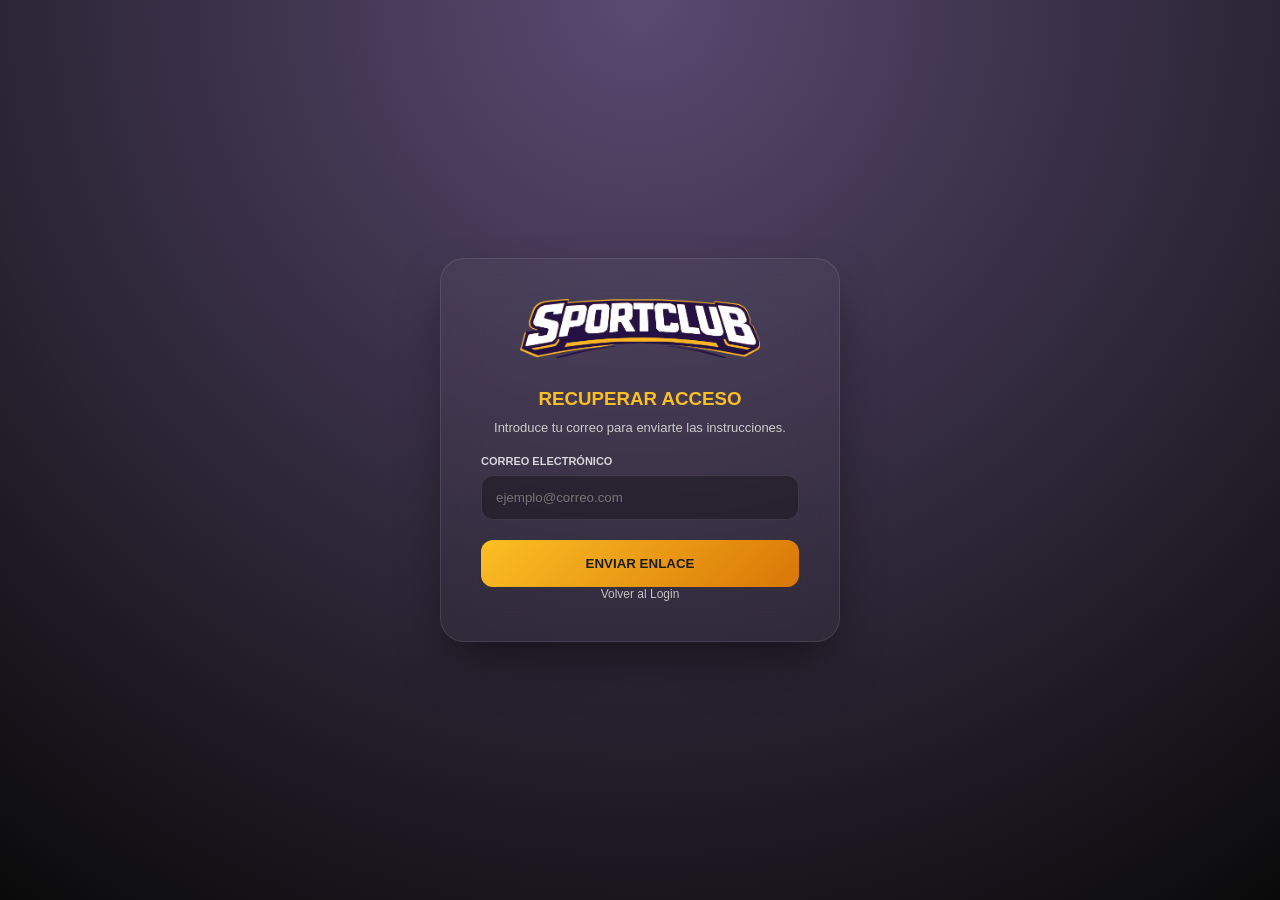
<file: Recover.html>
<!DOCTYPE html>
<html lang="es">
<head>
    <meta charset="UTF-8">
    <meta name="viewport" content="width=device-width, initial-scale=1.0">
    <title>SportClub - Recuperar Contraseña</title>
    <link rel="stylesheet" href="Recover.css">
    <style>
        .campo-error { border-color: #f87171 !important; }
        .msg-error { color:#f87171; font-size:11px; margin-top:-14px; margin-bottom:10px; display:none; }
        .msg-error.visible { display:block; }
        #mensaje {
            padding:13px; border-radius:12px; font-size:13px; text-align:center;
            margin-bottom:18px; display:none;
        }
        #mensaje.success { background:rgba(16,185,129,.2); border:1px solid #10b981; color:#d1fae5; }
        #mensaje.error   { background:rgba(239,68,68,.2);  border:1px solid #ef4444;  color:#fecaca; }
    </style>
</head>
<body>

    <div class="caja">
        <img id="imagen-logo" src="./logo_empresa_letra_v1.png" alt="SportClub">

        <h3>Recuperar Acceso</h3>
        <p style="font-size:13px;color:#ccc;margin-bottom:20px;text-align:center;">
            Introduce tu correo para enviarte las instrucciones.
        </p>

        <div id="mensaje"></div>

        <label>Correo Electrónico</label>
        <input type="email" id="emailRecuperar" placeholder="ejemplo@correo.com">
        <span class="msg-error" id="errEmail">Ingresa un correo válido.</span>

        <button id="boton-inicio">ENVIAR ENLACE</button>

        <div class="links" style="justify-content:center;">
            <a href="./index.html">Volver al Login</a>
        </div>
    </div>

    <script>
        document.getElementById('boton-inicio').addEventListener('click', function() {
            const emailEl = document.getElementById('emailRecuperar');
            const errEl   = document.getElementById('errEmail');
            const msgEl   = document.getElementById('mensaje');

            emailEl.classList.remove('campo-error');
            errEl.classList.remove('visible');
            msgEl.style.display = 'none';

            const email = emailEl.value.trim();
            if (!email || !/^[^\s@]+@[^\s@]+\.[^\s@]+$/.test(email)) {
                emailEl.classList.add('campo-error');
                errEl.classList.add('visible');
                return;
            }

            // Simulación (el backend no expone endpoint de recuperación en el README)
            msgEl.textContent    = 'Se ha enviado un enlace de recuperación a tu correo.';
            msgEl.className      = 'success';
            msgEl.style.display  = 'block';
            emailEl.value        = '';
        });
    </script>

</body>
</html>
</file>
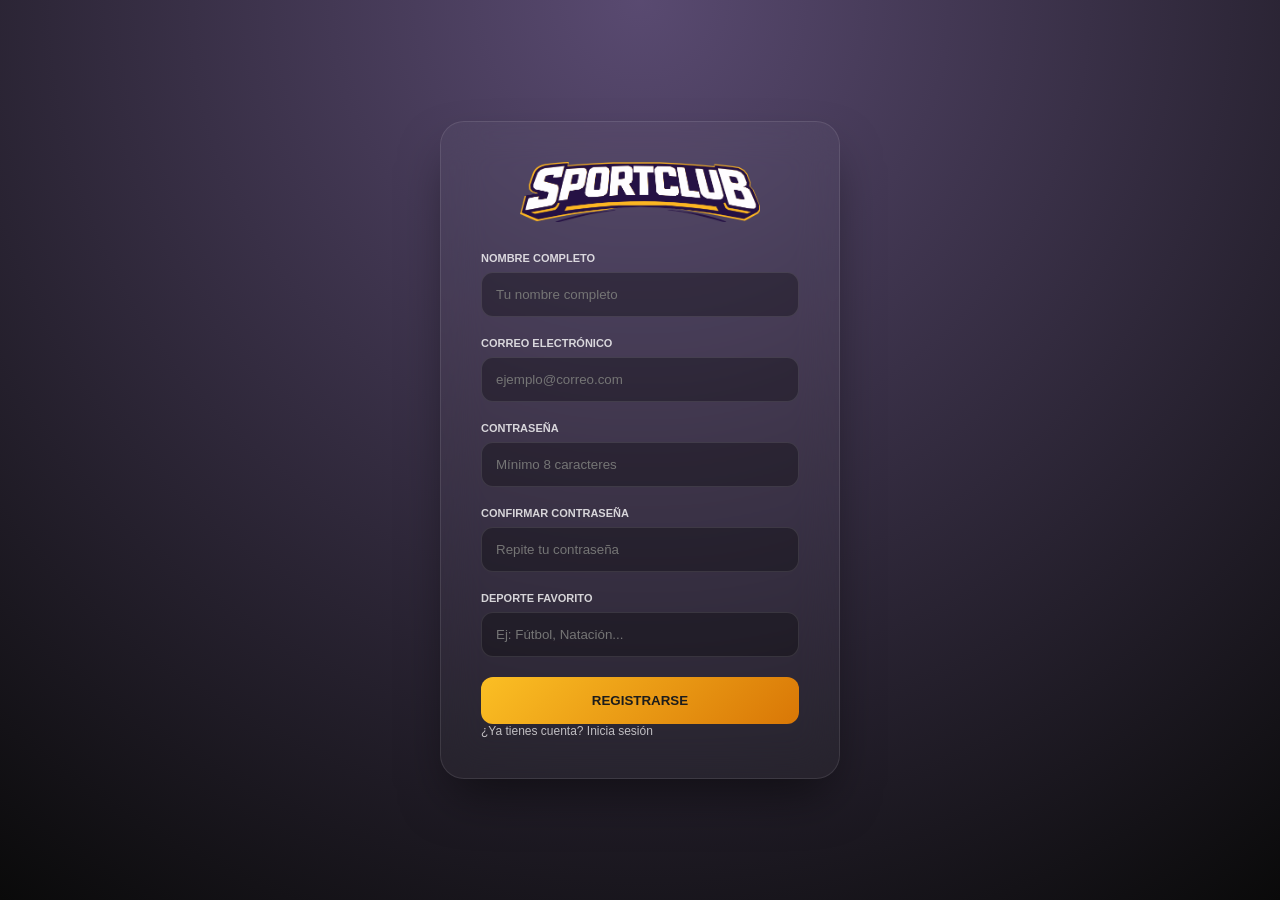
<file: registro.html>
<!DOCTYPE html>
<html lang="es">
<head>
    <meta charset="UTF-8">
    <meta name="viewport" content="width=device-width, initial-scale=1.0">
    <title>SportClub - Registro</title>
    <link rel="stylesheet" href="registro.css">
    <style>
        .campo-error { border-color: #f87171 !important; }
        .msg-error {
            color: #f87171;
            font-size: 11px;
            margin-top: -14px;
            margin-bottom: 10px;
            display: none;
        }
        .msg-error.visible { display: block; }
        #alertaGlobal {
            display: none;
            padding: 12px 14px;
            border-radius: 10px;
            font-size: 13px;
            margin-bottom: 15px;
            text-align: center;
        }
        #alertaGlobal.error   { background:#fee2e2; border:1px solid #f87171; color:#b91c1c; }
        #alertaGlobal.success { background:#d1fae5; border:1px solid #34d399; color:#065f46; }
    </style>
</head>
<body>

    <div class="caja">
        <img id="imagen-logo" src="./logo_empresa_letra_v1.png" alt="SportClub">

        <div id="alertaGlobal"></div>

        <label>Nombre Completo</label>
        <input type="text" id="fullName" placeholder="Tu nombre completo">
        <span class="msg-error" id="errNombre">El nombre es obligatorio.</span>

        <label>Correo Electrónico</label>
        <input type="email" id="email" placeholder="ejemplo@correo.com">
        <span class="msg-error" id="errEmail">Ingresa un correo válido.</span>

        <label>Contraseña</label>
        <input type="password" id="password" placeholder="Mínimo 8 caracteres">
        <span class="msg-error" id="errPass">La contraseña debe tener mínimo 8 caracteres.</span>

        <label>Confirmar Contraseña</label>
        <input type="password" id="confirmPass" placeholder="Repite tu contraseña">
        <span class="msg-error" id="errConfirm">Las contraseñas no coinciden.</span>

        <label>Deporte Favorito</label>
        <input type="text" id="deporte" placeholder="Ej: Fútbol, Natación...">

        <button id="boton-inicio">REGISTRARSE</button>

        <div class="links">
            <a href="./index.html">¿Ya tienes cuenta? Inicia sesión</a>
        </div>
    </div>

    <script>
        const API_BASE = 'http://localhost:3000';

        function limpiarErrores() {
            document.querySelectorAll('.msg-error').forEach(el => el.classList.remove('visible'));
            document.querySelectorAll('input').forEach(el => el.classList.remove('campo-error'));
        }

        function mostrarCampoError(inputId, msgId) {
            const input = document.getElementById(inputId);
            const msg   = document.getElementById(msgId);
            input.classList.add('campo-error');
            msg.classList.add('visible');
        }

        function mostrarAlerta(texto, tipo) {
            const el = document.getElementById('alertaGlobal');
            el.textContent = texto;
            el.className   = tipo;
            el.style.display = 'block';
        }

        function ocultarAlerta() {
            document.getElementById('alertaGlobal').style.display = 'none';
        }

        document.getElementById('boton-inicio').addEventListener('click', async function() {
            limpiarErrores();
            ocultarAlerta();

            const fullName    = document.getElementById('fullName').value.trim();
            const email       = document.getElementById('email').value.trim();
            const password    = document.getElementById('password').value;
            const confirmPass = document.getElementById('confirmPass').value;
            const deporte     = document.getElementById('deporte').value.trim();

            let valido = true;

            if (!fullName) {
                mostrarCampoError('fullName', 'errNombre');
                valido = false;
            }
            if (!email || !/^[^\s@]+@[^\s@]+\.[^\s@]+$/.test(email)) {
                mostrarCampoError('email', 'errEmail');
                valido = false;
            }
            if (!password || password.length < 8) {
                mostrarCampoError('password', 'errPass');
                valido = false;
            }
            if (password !== confirmPass) {
                mostrarCampoError('confirmPass', 'errConfirm');
                valido = false;
            }
            if (!valido) return;

            const btn = document.getElementById('boton-inicio');
            btn.textContent = 'Registrando...';
            btn.disabled    = true;

            try {
                const body = {
                    full_name: fullName,
                    email,
                    password,
                    metadata: { sports: deporte ? [{ name: deporte }] : [] }
                };

                const response = await fetch(`${API_BASE}/api/auth/register`, {
                    method:  'POST',
                    headers: { 'Content-Type': 'application/json' },
                    body:    JSON.stringify(body)
                });

                const result = await response.json();

                if (!response.ok || !result.ok) {
                    mostrarAlerta(result.message || 'Error al registrar usuario.', 'error');
                    return;
                }

                mostrarAlerta('¡Cuenta creada exitosamente! Redirigiendo...', 'success');
                setTimeout(() => window.location.href = './index.html', 1800);

            } catch (err) {
                mostrarAlerta('No se pudo conectar con el servidor.', 'error');
            } finally {
                btn.textContent = 'REGISTRARSE';
                btn.disabled    = false;
            }
        });
    </script>

</body>
</html>
</file>
<file: Index.css>
/* RESET */
* {
    margin: 0;
    padding: 0;
    box-sizing: border-box;
}

/* VARIABLES */
:root {
    --primary: #2E1A47;
    --accent: #F2B705;
    --white: #FFFFFF;
    --user: #007BFF;
    --coach: #28A745;
    --admin: #6f42c1;
}

/* BODY */
body {
    font-family: 'Poppins', sans-serif;
    background: linear-gradient(135deg, #2E1A47, #4B2C73);
    display: flex;
    justify-content: center;
    align-items: center;
    height: 100vh;
}

/* CONTENEDOR */
.login-container {
    width: 100%;
    max-width: 400px;
    padding: 20px;
}

/* CAJA */
.login-box {
    background: var(--white);
    padding: 40px 30px;
    border-radius: 15px;
    box-shadow: 0 10px 25px rgba(0, 0, 0, 0.2);
    text-align: center;
}

/* LOGO */
.logo {
    width: 100px;
    margin-bottom: 15px;
}

/* TÍTULOS */
h1 {
    color: var(--primary);
    margin-bottom: 5px;
}

.subtitle {
    color: #777;
    margin-bottom: 25px;
}

/* FORMULARIO */
label {
    display: block;
    text-align: left;
    margin: 10px 0 5px;
    font-weight: 600;
    color: var(--primary);
}

input {
    width: 100%;
    padding: 10px;
    border: 1px solid #ccc;
    border-radius: 8px;
    margin-bottom: 15px;
}

input:focus {
    border-color: var(--accent);
    outline: none;
}

/* BOTONES */
.btn {
    width: 100%;
    padding: 12px;
    border: none;
    border-radius: 8px;
    font-weight: 600;
    cursor: pointer;
    margin-top: 10px;
    transition: 0.3s;
}

.btn-login {
    background-color: var(--accent);
    color: var(--primary);
}

.btn-login:hover {
    background-color: #d99e04;
}

/* BOTONES POR ROL */
.roles {
    margin-top: 20px;
}

.roles-title {
    font-size: 14px;
    margin-bottom: 10px;
    color: #555;
}

.btn-usuario {
    background-color: var(--user);
    color: var(--white);
}

.btn-coach {
    background-color: var(--coach);
    color: var(--white);
}

.btn-admin {
    background-color: var(--admin);
    color: var(--white);
}

.btn-usuario:hover,
.btn-coach:hover,
.btn-admin:hover {
    opacity: 0.9;
}

/* ENLACES */
.links {
    margin-top: 20px;
    display: flex;
    justify-content: space-between;
    font-size: 13px;
}

.links a {
    text-decoration: none;
    color: var(--primary);
}

.links a:hover {
    color: var(--accent);
}

/* RESPONSIVE */
@media (max-width: 480px) {
    .login-box {
        padding: 30px 20px;
    }
}
</file>
<file: colorAdmin.css>
/* =========================
   RESET GENERAL
========================= */
* {
    margin: 0;
    padding: 0;
    box-sizing: border-box;
}

/* =========================
   VARIABLES DE COLOR
========================= */
:root {
    --primary: #2E1A47;     /* Morado oscuro */
    --accent: #F2B705;      /* Amarillo/Dorado */
    --white: #FFFFFF;
    --light-bg: #F4F4F4;
    --text-dark: #333;
    --danger: #D9534F;      /* Rojo para cerrar sesión */

    /* Colores por perfil */
    --user-color: #007BFF;  /* Azul */
    --coach-color: #28A745; /* Verde */
    --admin-color: #2E1A47; /* Morado */
}

/* =========================
   ESTILO GENERAL
========================= */
body {
    font-family: 'Poppins', sans-serif;
    background-color: var(--light-bg);
    color: var(--text-dark);
    line-height: 1.6;
}

/* =========================
   HEADER
========================= */
.header {
    background-color: var(--primary);
    color: var(--white);
    display: flex;
    justify-content: space-between;
    align-items: center;
    padding: 15px 30px;
    box-shadow: 0 4px 8px rgba(0, 0, 0, 0.15);
}

.logo-container {
    display: flex;
    align-items: center;
    gap: 15px;
}

.logo {
    width: 50px;
}

.header h1 {
    font-size: 1.5rem;
}

/* =========================
   ACCIONES DEL HEADER
========================= */
.header-actions {
    display: flex;
    align-items: center;
    gap: 10px;
}

/* =========================
   BOTONES GENERALES
========================= */
.btn {
    border: none;
    padding: 10px 18px;
    border-radius: 30px;
    cursor: pointer;
    font-weight: 600;
    font-size: 14px;
    display: inline-flex;
    align-items: center;
    gap: 8px;
    transition: all 0.3s ease;
    text-decoration: none;
    box-shadow: 0 4px 8px rgba(0, 0, 0, 0.15);
}

/* BOTÓN EDITAR PERFIL */
.btn.editar {
    background: linear-gradient(135deg, #F2B705, #ffd54f);
    color: var(--primary);
}

.btn.editar:hover {
    transform: translateY(-2px);
    box-shadow: 0 6px 12px rgba(242, 183, 5, 0.4);
}

/* BOTÓN CERRAR SESIÓN */
.btn.cerrar {
    background: linear-gradient(135deg, var(--danger), #ff6b6b);
    color: var(--white);
}

.btn.cerrar:hover {
    transform: translateY(-2px);
    box-shadow: 0 6px 12px rgba(217, 83, 79, 0.4);
}

/* EFECTO AL HACER CLIC */
.btn:active {
    transform: scale(0.96);
    box-shadow: 0 2px 4px rgba(0, 0, 0, 0.2);
}

/* =========================
   NAVBAR
========================= */
.navbar {
    background-color: #3b2459;
}

.navbar ul {
    list-style: none;
    display: flex;
    padding: 10px 30px;
}

.navbar ul li {
    margin-right: 25px;
}

.navbar ul li a {
    text-decoration: none;
    color: var(--white);
    font-weight: 500;
    transition: 0.3s;
    position: relative;
}

/* Efecto subrayado */
.navbar ul li a::after {
    content: "";
    position: absolute;
    left: 0;
    bottom: -5px;
    width: 0%;
    height: 2px;
    background-color: var(--accent);
    transition: width 0.3s ease;
}

.navbar ul li a:hover::after,
.navbar ul li a.active::after {
    width: 100%;
}

.navbar ul li a:hover,
.navbar ul li a.active {
    color: var(--accent);
}

/* =========================
   CONTENIDO PRINCIPAL
========================= */
.main-content {
    padding: 30px;
}

/* =========================
   CARDS
========================= */
.cards {
    display: grid;
    grid-template-columns: repeat(auto-fit, minmax(200px, 1fr));
    gap: 20px;
    margin-bottom: 30px;
}

.card {
    background-color: var(--white);
    border-left: 6px solid var(--primary);
    padding: 20px;
    border-radius: 12px;
    box-shadow: 0 4px 10px rgba(0, 0, 0, 0.1);
    text-align: center;
    transition: transform 0.3s, box-shadow 0.3s;
}

.card:hover {
    transform: translateY(-5px);
    box-shadow: 0 8px 18px rgba(0, 0, 0, 0.15);
}

.card h3 {
    margin-bottom: 10px;
    color: var(--primary);
}

.card p {
    font-size: 2rem;
    font-weight: bold;
}

/* =========================
   TABLAS
========================= */
.user-management h2 {
    margin-bottom: 15px;
    color: var(--primary);
}

table {
    width: 100%;
    border-collapse: collapse;
    background-color: var(--white);
    border-radius: 12px;
    overflow: hidden;
    box-shadow: 0 4px 10px rgba(0, 0, 0, 0.1);
}

table th,
table td {
    padding: 12px;
    text-align: left;
}

table thead {
    background-color: var(--primary);
    color: var(--white);
}

table tbody tr:nth-child(even) {
    background-color: #f9f9f9;
}

table tbody tr:hover {
    background-color: #f1f1f1;
}

/* =========================
   FOOTER
========================= */
.footer {
    text-align: center;
    padding: 15px;
    background-color: var(--primary);
    color: var(--white);
    margin-top: 30px;
}

/* =========================
   DIFERENCIACIÓN POR PERFIL
========================= */

/* Usuario - Azul */
body.usuario .header,
body.usuario .navbar {
    background-color: var(--user-color);
}

body.usuario .card {
    border-left-color: var(--user-color);
}

/* Coach - Verde */
body.coach .header,
body.coach .navbar {
    background-color: var(--coach-color);
}

body.coach .card {
    border-left-color: var(--coach-color);
}

/* Administrador - Morado */
body.admin .header,
body.admin .navbar {
    background-color: var(--admin-color);
}

body.admin .card {
    border-left-color: var(--admin-color);
}

/* =========================
   RESPONSIVE DESIGN
========================= */
@media (max-width: 768px) {
    .header {
        flex-direction: column;
        gap: 10px;
        text-align: center;
    }

    .navbar ul {
        flex-direction: column;
        align-items: center;
    }

    .navbar ul li {
        margin: 10px 0;
    }

    .header-actions {
        flex-direction: column;
        width: 100%;
    }

    .btn {
        width: 100%;
        justify-content: center;
    }
}
</file>
<file: colorCoach.css>
/* ===============================
   IMPORTACIÓN DE FUENTE
================================= */
@import url('https://fonts.googleapis.com/css2?family=Poppins:wght@300;400;600;700&display=swap');

/* ===============================
   RESET GENERAL
================================= */
* {
    margin: 0;
    padding: 0;
    box-sizing: border-box;
}

/* ===============================
   ESTILO GENERAL DEL BODY
================================= */
body {
    font-family: 'Poppins', sans-serif;
    background: linear-gradient(135deg, #f5f7fa, #e9eef5);
    color: #333;
    line-height: 1.6;
}

/* ===============================
   HEADER
================================= */
.header {
    background: linear-gradient(135deg, #2E1A47, #10b981);
    color: #ffffff;
    padding: 20px 40px;
    box-shadow: 0 4px 12px rgba(0, 0, 0, 0.2);
}

.header-contenido {
    display: flex;
    justify-content: space-between;
    align-items: center;
    flex-wrap: wrap;
}

.logo-container {
    display: flex;
    align-items: center;
    gap: 15px;
}

.logo {
    width: 160px;
    max-width: 100%;
}

.titulo-header h1 {
    font-size: 24px;
    font-weight: 700;
}

.titulo-header p {
    font-size: 14px;
    opacity: 0.9;
}

/* ===============================
   BOTONES DE ACCIÓN
================================= */
.acciones {
    display: flex;
    gap: 10px;
}

.acciones a {
    text-decoration: none;
}

.btn-editar,
.btn-cerrar {
    padding: 10px 18px;
    border: none;
    border-radius: 8px;
    font-weight: 600;
    cursor: pointer;
    transition: all 0.3s ease;
    font-size: 14px;
}

/* Botón Editar Perfil */
.btn-editar {
    background-color: #10b981; /* Verde Coach */
    color: #ffffff;
}

.btn-editar:hover {
    background-color: #0e9f6e;
    transform: translateY(-2px);
}

/* Botón Cerrar Sesión */
.btn-cerrar {
    background-color: #ef4444;
    color: #ffffff;
}

.btn-cerrar:hover {
    background-color: #dc2626;
    transform: translateY(-2px);
}

/* ===============================
   NAVEGACIÓN
================================= */
.nav {
    background-color: #10b981; /* Diferenciación visual del Coach */
    padding: 12px 40px;
    box-shadow: 0 2px 6px rgba(0,0,0,0.1);
}

.nav-list {
    list-style: none;
    display: flex;
    gap: 25px;
}

.nav-list li a {
    text-decoration: none;
    color: #ffffff;
    font-weight: 600;
    padding: 8px 14px;
    border-radius: 6px;
    transition: background 0.3s ease, transform 0.2s ease;
}

.nav-list li a:hover,
.nav-list li a.activo {
    background-color: rgba(255, 255, 255, 0.2);
    transform: translateY(-2px);
}

/* ===============================
   CONTENEDOR PRINCIPAL
================================= */
.container {
    padding: 40px;
    max-width: 1200px;
    margin: 0 auto;
}

/* ===============================
   SECCIÓN DE BIENVENIDA
================================= */
.bienvenida {
    background: #ffffff;
    padding: 25px;
    border-radius: 12px;
    margin-bottom: 30px;
    box-shadow: 0 4px 10px rgba(0,0,0,0.08);
    border-left: 6px solid #10b981;
}

.bienvenida h2 {
    color: #2E1A47;
    margin-bottom: 10px;
}

.bienvenida p {
    color: #555;
    font-size: 15px;
}

/* ===============================
   GRID DE TARJETAS
================================= */
.cards-container {
    display: grid;
    grid-template-columns: repeat(auto-fit, minmax(300px, 1fr));
    gap: 20px;
}

/* ===============================
   TARJETAS
================================= */
.card {
    background: #ffffff;
    border-radius: 12px;
    padding: 20px;
    box-shadow: 0 6px 15px rgba(0,0,0,0.08);
    transition: transform 0.3s ease, box-shadow 0.3s ease;
    border-top: 5px solid #10b981;
}

.card:hover {
    transform: translateY(-5px);
    box-shadow: 0 12px 25px rgba(0,0,0,0.15);
}

.card h3 {
    margin-bottom: 15px;
    color: #2E1A47;
    font-size: 18px;
}

/* ===============================
   TABLAS
================================= */
table {
    width: 100%;
    border-collapse: collapse;
    font-size: 14px;
}

table thead {
    background-color: #10b981;
    color: #ffffff;
}

table th,
table td {
    padding: 10px;
    text-align: left;
}

table tbody tr {
    border-bottom: 1px solid #e5e7eb;
}

table tbody tr:hover {
    background-color: #f9fafb;
}

/* ===============================
   LISTAS
================================= */
.card ul {
    list-style: none;
    padding-left: 0;
}

.card ul li {
    background: #f3f4f6;
    padding: 10px 12px;
    border-radius: 8px;
    margin-bottom: 8px;
    font-size: 14px;
    position: relative;
    padding-left: 30px;
}

.card ul li::before {
    content: "✔";
    position: absolute;
    left: 10px;
    color: #10b981;
    font-weight: bold;
}

/* ===============================
   FOOTER
================================= */
.footer {
    text-align: center;
    padding: 15px;
    background-color: #2E1A47;
    color: #ffffff;
    margin-top: 40px;
    font-size: 14px;
}

/* ===============================
   RESPONSIVE DESIGN
================================= */
@media (max-width: 768px) {
    .header-contenido {
        flex-direction: column;
        align-items: flex-start;
        gap: 15px;
    }

    .nav-list {
        flex-direction: column;
        gap: 10px;
    }

    .container {
        padding: 20px;
    }

    .acciones {
        width: 100%;
        justify-content: flex-start;
    }
}

@media (max-width: 480px) {
    .titulo-header h1 {
        font-size: 20px;
    }

    .logo {
        width: 120px;
    }
}
</file>
<file: colorUsuario.css>
/* ===============================
   IMPORTACIÓN DE FUENTE
================================= */
@import url('https://fonts.googleapis.com/css2?family=Poppins:wght@300;400;600;700&display=swap');

/* RESET GENERAL */
* {
    margin: 0;
    padding: 0;
    box-sizing: border-box;
}

/* ESTILO GENERAL */
body {
    font-family: 'Poppins', sans-serif;
    background: linear-gradient(135deg, #f5f7fa, #e9eef5);
    color: #333;
    line-height: 1.6;
}

/* HEADER */
.header {
    background: linear-gradient(135deg, #2E1A47, #3b82f6); /* Azul distintivo */
    color: #ffffff;
    padding: 20px 40px;
    box-shadow: 0 4px 12px rgba(0, 0, 0, 0.2);
}

.header-contenido {
    display: flex;
    justify-content: space-between;
    align-items: center;
    flex-wrap: wrap;
}

.logo-container {
    display: flex;
    align-items: center;
    gap: 15px;
}

.logo {
    width: 160px;
    max-width: 100%;
}

.titulo-header h1 {
    font-size: 24px;
    font-weight: 700;
}

.titulo-header p {
    font-size: 14px;
    opacity: 0.9;
}

/* BOTONES */
.acciones {
    display: flex;
    gap: 10px;
}

.acciones a {
    text-decoration: none;
}

.btn-editar,
.btn-cerrar {
    padding: 10px 18px;
    border: none;
    border-radius: 8px;
    font-weight: 600;
    cursor: pointer;
    transition: all 0.3s ease;
    font-size: 14px;
}

.btn-editar {
    background-color: #3b82f6;
    color: #ffffff;
}

.btn-editar:hover {
    background-color: #2563eb;
    transform: translateY(-2px);
}

.btn-cerrar {
    background-color: #ef4444;
    color: #ffffff;
}

.btn-cerrar:hover {
    background-color: #dc2626;
    transform: translateY(-2px);
}

/* NAVEGACIÓN */
.nav {
    background-color: #3b82f6;
    padding: 12px 40px;
    box-shadow: 0 2px 6px rgba(0,0,0,0.1);
}

.nav-list {
    list-style: none;
    display: flex;
    gap: 25px;
}

.nav-list li a {
    text-decoration: none;
    color: #ffffff;
    font-weight: 600;
    padding: 8px 14px;
    border-radius: 6px;
    transition: background 0.3s ease, transform 0.2s ease;
}

.nav-list li a:hover,
.nav-list li a.activo {
    background-color: rgba(255, 255, 255, 0.2);
    transform: translateY(-2px);
}

/* CONTENEDOR PRINCIPAL */
.container {
    padding: 40px;
    max-width: 1200px;
    margin: 0 auto;
}

/* BIENVENIDA */
.bienvenida {
    background: #ffffff;
    padding: 25px;
    border-radius: 12px;
    margin-bottom: 30px;
    box-shadow: 0 4px 10px rgba(0,0,0,0.08);
    border-left: 6px solid #3b82f6;
}

.bienvenida h2 {
    color: #2E1A47;
    margin-bottom: 10px;
}

/* GRID DE TARJETAS */
.cards-container {
    display: grid;
    grid-template-columns: repeat(auto-fit, minmax(300px, 1fr));
    gap: 20px;
}

/* TARJETAS */
.card {
    background: #ffffff;
    border-radius: 12px;
    padding: 20px;
    box-shadow: 0 6px 15px rgba(0,0,0,0.08);
    transition: transform 0.3s ease, box-shadow 0.3s ease;
    border-top: 5px solid #3b82f6;
}

.card:hover {
    transform: translateY(-5px);
    box-shadow: 0 12px 25px rgba(0,0,0,0.15);
}

.card h3 {
    margin-bottom: 15px;
    color: #2E1A47;
}

/* LISTAS */
.card ul {
    list-style: none;
    padding-left: 0;
}

.card ul li {
    background: #f3f4f6;
    padding: 10px 12px;
    border-radius: 8px;
    margin-bottom: 8px;
    position: relative;
    padding-left: 30px;
}

.card ul li::before {
    content: "✔";
    position: absolute;
    left: 10px;
    color: #3b82f6;
    font-weight: bold;
}

/* FOOTER */
.footer {
    text-align: center;
    padding: 15px;
    background-color: #2E1A47;
    color: #ffffff;
    margin-top: 40px;
    font-size: 14px;
}

/* RESPONSIVE */
@media (max-width: 768px) {
    .header-contenido {
        flex-direction: column;
        align-items: flex-start;
        gap: 15px;
    }

    .nav-list {
        flex-direction: column;
        gap: 10px;
    }

    .container {
        padding: 20px;
    }

    .acciones {
        width: 100%;
        justify-content: flex-start;
    }
}

@media (max-width: 480px) {
    .titulo-header h1 {
        font-size: 20px;
    }

    .logo {
        width: 120px;
    }
}
</file>
<file: Recover.css>
/* IMPORTACIÓN DE FUENTE PROFESIONAL */
* {
  margin: 0;
  padding: 0;
  box-sizing: border-box;
}

/* CUERPO */
body {
  font-family: 'Inter', 'Segoe UI', sans-serif;
  background: radial-gradient(circle at top, #251144c2, #0a0a0a);
  display: flex;
  justify-content: center;
  align-items: center;
  min-height: 100vh;
  color: #fff;
  padding: 20px;
}

/* CAJA */
.caja {
  background: rgba(255, 248, 235, 0.03);
  backdrop-filter: blur(20px);
  padding: 40px;
  width: 100%;
  max-width: 400px;
  border-radius: 24px;
  border: 1px solid rgba(255, 255, 255, 0.1);
  box-shadow: 0 25px 50px -12px rgba(0, 0, 0, 0.5);
  display: flex;
  flex-direction: column;
  max-height: 95vh;
  overflow-y: auto;
}

/* SCROLL */
.caja::-webkit-scrollbar {
  width: 5px;
}
.caja::-webkit-scrollbar-thumb {
  background: rgba(251, 191, 36, 0.3);
  border-radius: 10px;
}

/* LOGO */
#imagen-logo {
  width: 240px;
  margin: 0 auto 30px;
}

/* TEXTOS */
h3 {
  text-align: center;
  margin-bottom: 10px;
  color: #fbbf24;
  text-transform: uppercase;
  font-weight: 800;
}

.subtitulo {
  font-size: 13px;
  color: #b3b3b3;
  margin-bottom: 25px;
  text-align: center;
}

/* LABELS */
label {
  font-size: 11px;
  margin-bottom: 8px;
  font-weight: 600;
  text-transform: uppercase;
  color: rgba(255, 255, 255, 0.8);
}

/* INPUTS */
input {
  background: rgba(0, 0, 0, 0.3);
  border: 1px solid rgba(255, 255, 255, 0.1);
  padding: 14px;
  margin-bottom: 20px;
  border-radius: 12px;
  color: #fff;
  outline: none;
}

input:focus {
  border-color: #fbbf24;
}

/* BOTÓN */
#boton-inicio {
  padding: 16px;
  border: none;
  background: linear-gradient(135deg, #fbbf24, #d97706);
  color: #1c1c1c;
  font-weight: 800;
  border-radius: 12px;
  cursor: pointer;
}

/* LINKS */
.links {
  display: flex;
  justify-content: space-between;
  font-size: 12px;
}

.links a {
  color: rgba(255, 255, 255, 0.7);
  text-decoration: none;
}
</file>
<file: registro.css>
/* IMPORTACIÓN DE FUENTE PROFESIONAL */
* {
  margin: 0;
  padding: 0;
  box-sizing: border-box;
}

/* CUERPO */
body {
  font-family: 'Inter', 'Segoe UI', sans-serif;
  background: radial-gradient(circle at top, #251144c2, #0a0a0a);
  display: flex;
  justify-content: center;
  align-items: center;
  min-height: 100vh;
  color: #fff;
  padding: 20px;
}

/* CAJA */
.caja {
  background: rgba(255, 248, 235, 0.03);
  backdrop-filter: blur(20px);
  padding: 40px;
  width: 100%;
  max-width: 400px;
  border-radius: 24px;
  border: 1px solid rgba(255, 255, 255, 0.1);
  box-shadow: 0 25px 50px -12px rgba(0, 0, 0, 0.5);
  display: flex;
  flex-direction: column;
  max-height: 95vh;
  overflow-y: auto;
}

/* SCROLL */
.caja::-webkit-scrollbar {
  width: 5px;
}
.caja::-webkit-scrollbar-thumb {
  background: rgba(251, 191, 36, 0.3);
  border-radius: 10px;
}

/* LOGO */
#imagen-logo {
  width: 240px;
  margin: 0 auto 30px;
}

/* TEXTOS */
h3 {
  text-align: center;
  margin-bottom: 10px;
  color: #fbbf24;
  text-transform: uppercase;
  font-weight: 800;
}

.subtitulo {
  font-size: 13px;
  color: #b3b3b3;
  margin-bottom: 25px;
  text-align: center;
}

/* LABELS */
label {
  font-size: 11px;
  margin-bottom: 8px;
  font-weight: 600;
  text-transform: uppercase;
  color: rgba(255, 255, 255, 0.8);
}

/* INPUTS */
input {
  background: rgba(0, 0, 0, 0.3);
  border: 1px solid rgba(255, 255, 255, 0.1);
  padding: 14px;
  margin-bottom: 20px;
  border-radius: 12px;
  color: #fff;
  outline: none;
}

input:focus {
  border-color: #fbbf24;
}

/* BOTÓN */
#boton-inicio {
  padding: 16px;
  border: none;
  background: linear-gradient(135deg, #fbbf24, #d97706);
  color: #1c1c1c;
  font-weight: 800;
  border-radius: 12px;
  cursor: pointer;
}

/* LINKS */
.links {
  display: flex;
  justify-content: space-between;
  font-size: 12px;
}

.links a {
  color: rgba(255, 255, 255, 0.7);
  text-decoration: none;
}
</file>
